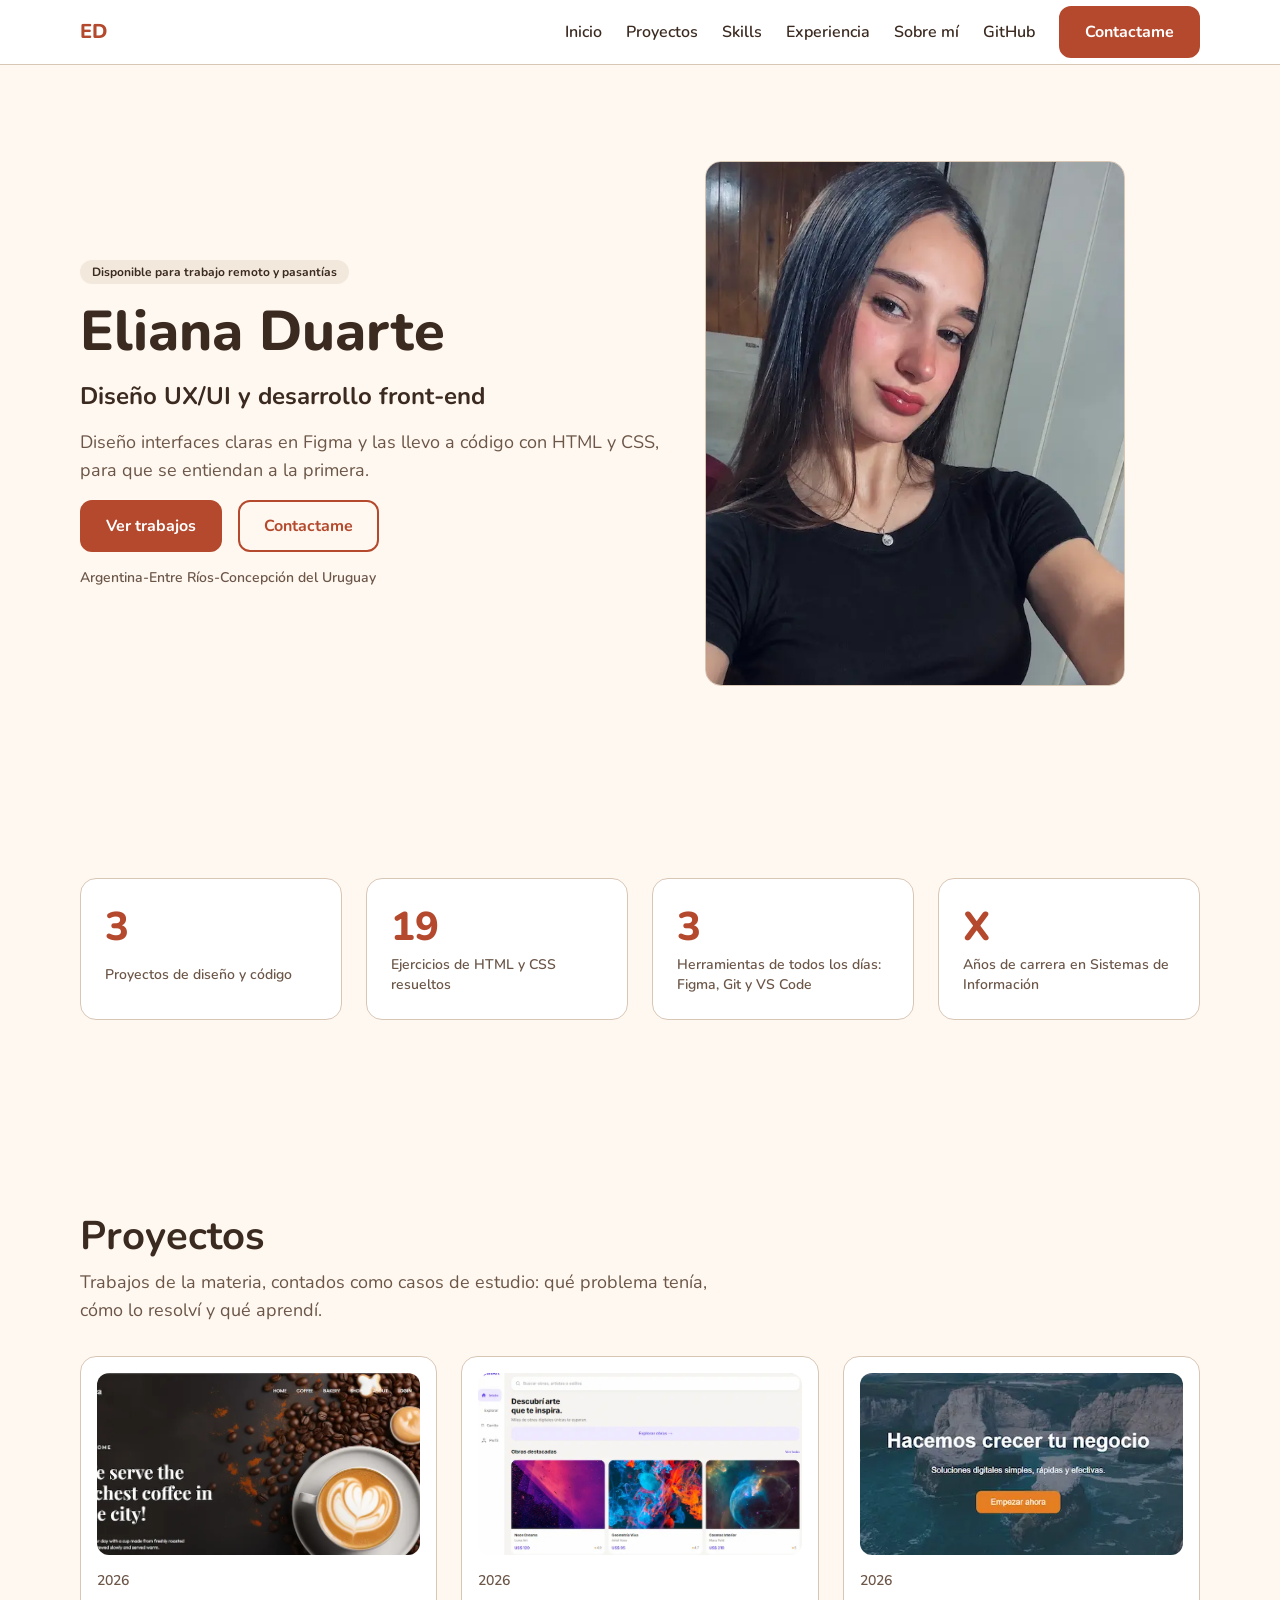
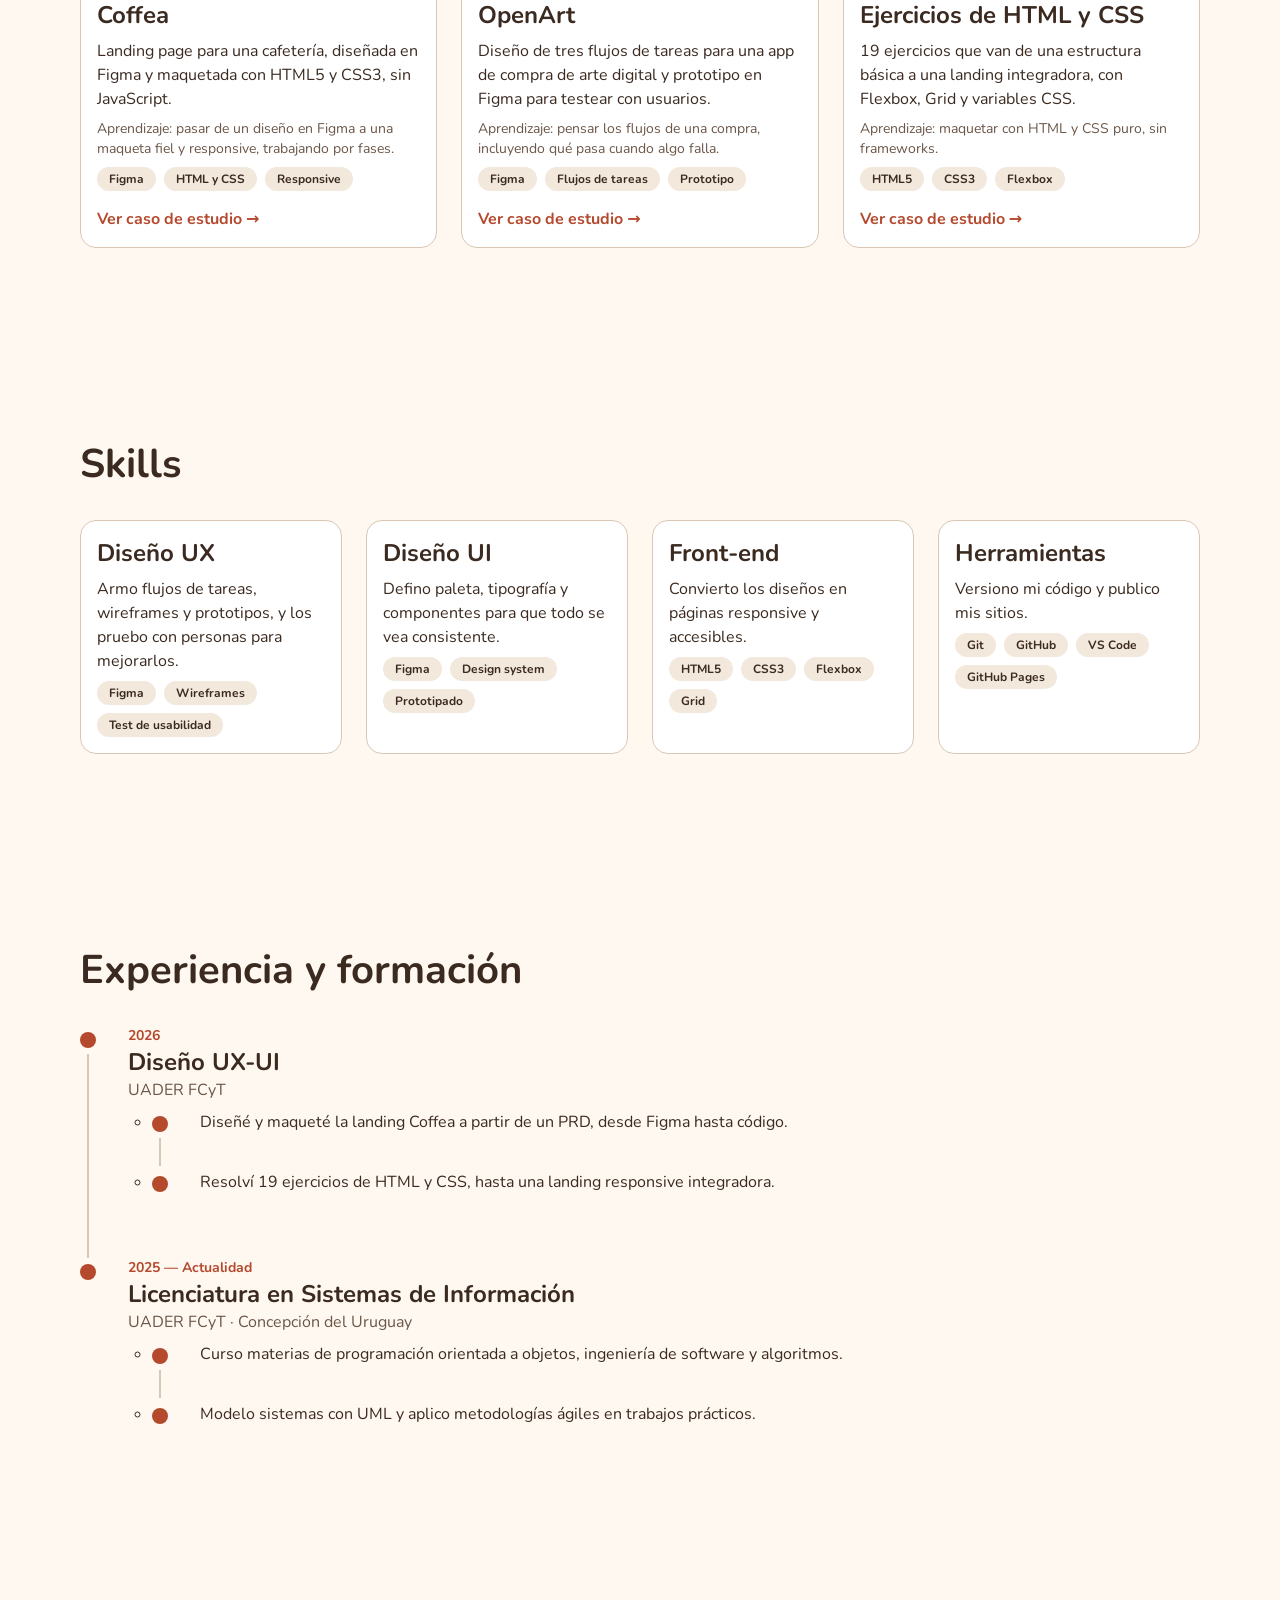
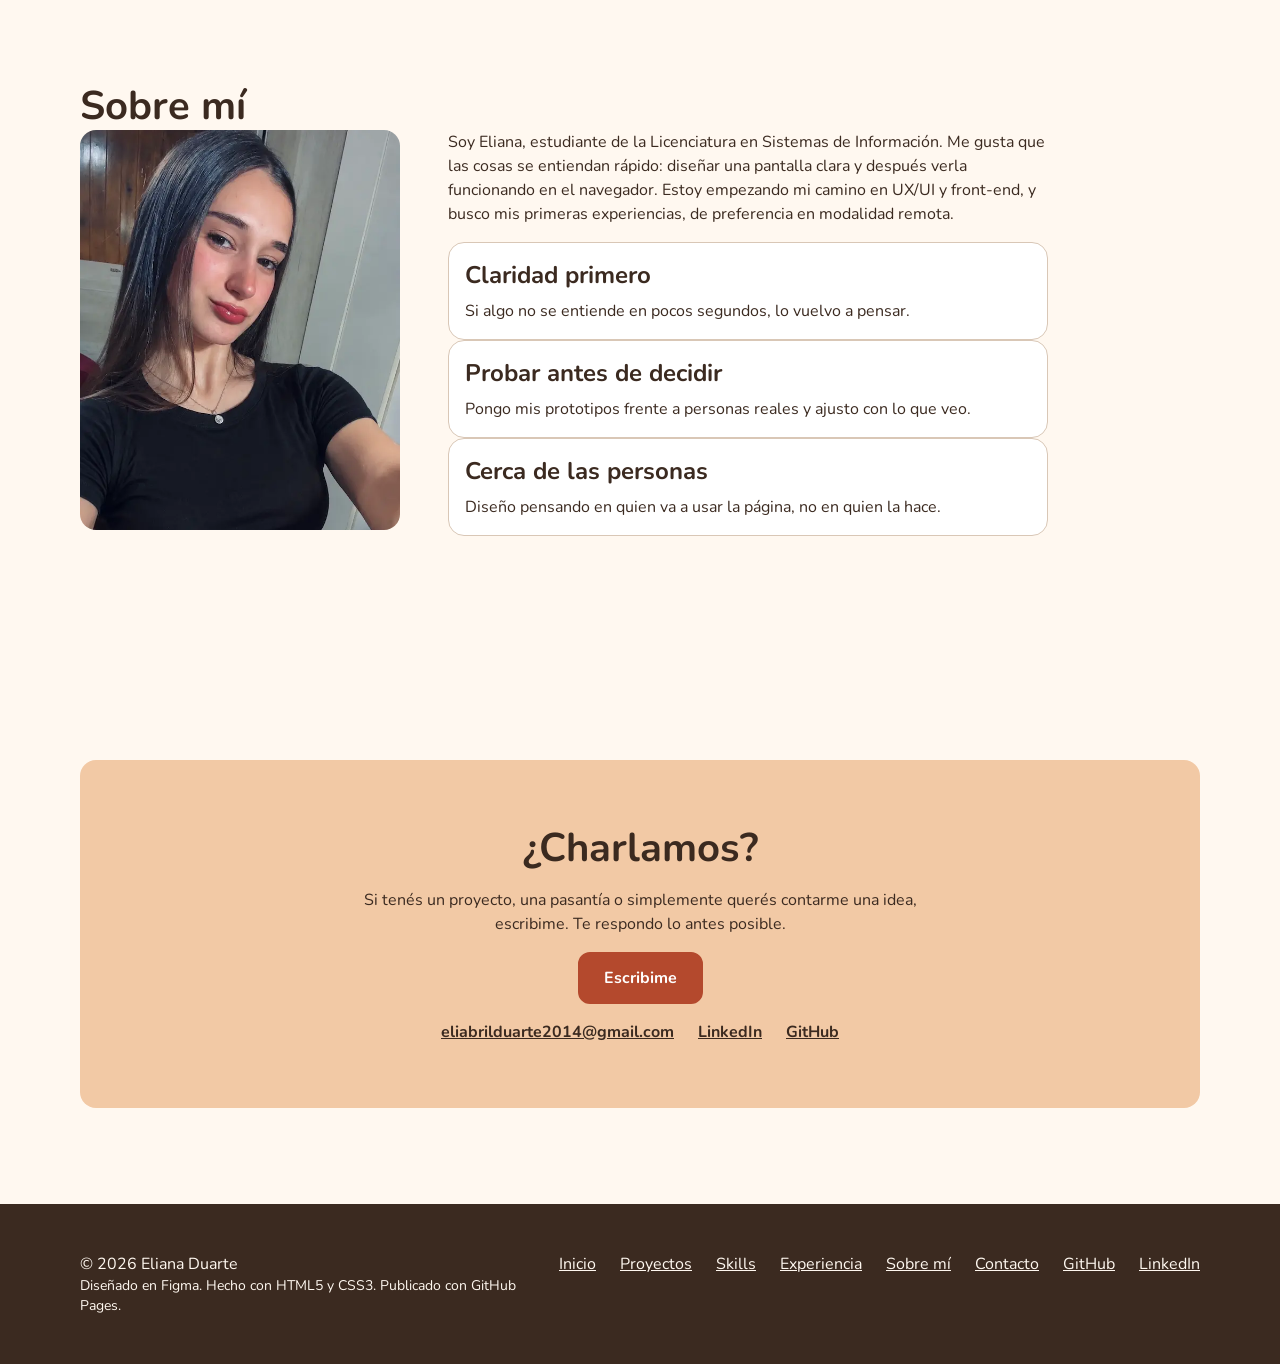
<file: index.html>
<!DOCTYPE html>
<html lang="es">
<head>
<meta charset="utf-8">
<meta name="viewport" content="width=device-width, initial-scale=1">
<title>Eliana Duarte — Diseño UX/UI y desarrollo front-end</title>
<meta name="description" content="Portfolio de Eliana, estudiante de Sistemas. Proyectos de diseño UX/UI en Figma y maquetación con HTML y CSS.">
<meta name="theme-color" content="#FFF8F0">
<meta property="og:type" content="website">
<meta property="og:title" content="Eliana Duarte — Portfolio UX/UI">
<meta property="og:description" content="Diseño interfaces claras y las llevo a código. Mirá mis proyectos.">
<!-- COMPLETAR: después del deploy, cambiá por la URL completa, ej: https://TU-USUARIO.github.io/portfolio/images/og-image.webp -->
<meta property="og:image" content="images/og-image.webp">
<link rel="icon" href="data:image/svg+xml,%3Csvg xmlns='http://www.w3.org/2000/svg' viewBox='0 0 32 32'%3E%3Crect width='32' height='32' rx='8' fill='%23B4492D'/%3E%3Ctext x='16' y='21' font-size='14' font-family='Arial' font-weight='700' text-anchor='middle' fill='white'%3EED%3C/text%3E%3C/svg%3E">
<link rel="preconnect" href="https://fonts.googleapis.com">
<link rel="preconnect" href="https://fonts.gstatic.com" crossorigin>
<link href="https://fonts.googleapis.com/css2?family=Nunito:wght@400;600;700;800&display=swap" rel="stylesheet">
<link rel="stylesheet" href="css/styles.css">
</head>
<body>
<a class="skip-link" href="#main">Saltar al contenido</a>

<header class="site-header">
  <div class="container bar">
    <a class="logo" href="#inicio" aria-label="Eliana Duarte, ir al inicio">ED</a>
    <nav aria-label="Principal">
      <button class="menu-btn" type="button" aria-expanded="false" aria-controls="menu">Menú</button>
      <ul id="menu" class="nav-list">
        <li><a href="#inicio">Inicio</a></li>
        <li><a href="#proyectos">Proyectos</a></li>
        <li><a href="#skills">Skills</a></li>
        <li><a href="#experiencia">Experiencia</a></li>
        <li><a href="#sobre-mi">Sobre mí</a></li>
        <li><a href="https://github.com/EllianaDuarte11" target="_blank" rel="noopener noreferrer">GitHub</a></li>
        <li><a class="btn btn-primary" href="#contacto">Contactame</a></li>
      </ul>
    </nav>
  </div>
</header>

<main id="main">
  <section id="inicio" class="section">
    <div class="container hero">
      <div class="hero-text">
        <span class="tag">Disponible para trabajo remoto y pasantías</span>
        <h1>Eliana Duarte</h1>
        <p class="role">Diseño UX/UI y desarrollo front-end</p>
        <p class="lead">Diseño interfaces claras en Figma y las llevo a código con HTML y CSS, para que se entiendan a la primera.</p>
        <div class="actions">
          <a class="btn btn-primary" href="#proyectos">Ver trabajos</a>
          <a class="btn btn-outline" href="#contacto">Contactame</a>
        </div>
        <p class="meta">Argentina-Entre Ríos-Concepción del Uruguay</p>
      </div>
      <!-- COMPLETAR: reemplazá images/retrato.webp por tu foto (mismo nombre) y ajustá el alt -->
      <img src="images/retrato.webp" width="600" height="600" alt="Retrato de Eliana">
    </div>
  </section>

  <section id="metricas" class="section tight" aria-labelledby="t-met">
    <div class="container">
      <h2 id="t-met" class="sr-only">Mi recorrido en números</h2>
      <ul class="metrics">
        <li class="metric"><strong>3</strong><span>Proyectos de diseño y código</span></li>
        <li class="metric"><strong>19</strong><span>Ejercicios de HTML y CSS resueltos</span></li>
        <li class="metric"><strong>3</strong><span>Herramientas de todos los días: Figma, Git y VS Code</span></li>
        <!-- COMPLETAR: cambiá X por tus años de carrera -->
        <li class="metric"><strong>X</strong><span>Años de carrera en Sistemas de Información</span></li>
      </ul>
    </div>
  </section>

  <section id="proyectos" class="section" aria-labelledby="t-proy">
    <div class="container">
      <div class="section-head">
        <h2 id="t-proy">Proyectos</h2>
        <p>Trabajos de la materia, contados como casos de estudio: qué problema tenía, cómo lo resolví y qué aprendí.</p>
      </div>
      <div class="grid grid-3">
        <article class="card">
          <img src="images/coffea.webp" width="800" height="450" loading="lazy" alt="Página de inicio de Coffea, una cafetería, con una taza de café y granos">
          <p class="year">2026</p>
          <h3>Coffea</h3>
          <p>Landing page para una cafetería, diseñada en Figma y maquetada con HTML5 y CSS3, sin JavaScript.</p>
          <p class="learn">Aprendizaje: pasar de un diseño en Figma a una maqueta fiel y responsive, trabajando por fases.</p>
          <ul class="tags"><li class="tag">Figma</li><li class="tag">HTML y CSS</li><li class="tag">Responsive</li></ul>
          <a class="card-link" href="casos/coffea.html">Ver caso de estudio →</a>
        </article>
        <article class="card">
          <img src="images/openart.webp" width="800" height="450" loading="lazy" alt="Pantalla del prototipo de OpenArt, una app de compra de arte digital">
          <p class="year">2026</p>
          <h3>OpenArt</h3>
          <p>Diseño de tres flujos de tareas para una app de compra de arte digital y prototipo en Figma para testear con usuarios.</p>
          <!-- COMPLETAR: reemplazá [completar] por lo que aprendiste -->
          <p class="learn">Aprendizaje: pensar los flujos de una compra, incluyendo qué pasa cuando algo falla.</p>
          <ul class="tags"><li class="tag">Figma</li><li class="tag">Flujos de tareas</li><li class="tag">Prototipo</li></ul>
          <button class="card-link" type="button" data-dialog="dlg-openart">Ver caso de estudio →</button>
        </article>
        <article class="card">
          <img src="images/ejercicios.webp" width="800" height="450" loading="lazy" alt="Landing integradora del Ejercicio 20, hecha con HTML y CSS">
          <p class="year">2026</p>
          <h3>Ejercicios de HTML y CSS</h3>
          <p>19 ejercicios que van de una estructura básica a una landing integradora, con Flexbox, Grid y variables CSS.</p>
          <p class="learn">Aprendizaje: maquetar con HTML y CSS puro, sin frameworks.</p>
          <ul class="tags"><li class="tag">HTML5</li><li class="tag">CSS3</li><li class="tag">Flexbox</li></ul>
          <button class="card-link" type="button" data-dialog="dlg-ejercicios">Ver caso de estudio →</button>
        </article>
      </div>
    </div>
  </section>

  <section id="skills" class="section" aria-labelledby="t-skills">
    <div class="container">
      <div class="section-head"><h2 id="t-skills">Skills</h2></div>
      <div class="grid">
        <article class="card">
          <h3>Diseño UX</h3>
          <p>Armo flujos de tareas, wireframes y prototipos, y los pruebo con personas para mejorarlos.</p>
          <ul class="tags"><li class="tag">Figma</li><li class="tag">Wireframes</li><li class="tag">Test de usabilidad</li></ul>
        </article>
        <article class="card">
          <h3>Diseño UI</h3>
          <p>Defino paleta, tipografía y componentes para que todo se vea consistente.</p>
          <ul class="tags"><li class="tag">Figma</li><li class="tag">Design system</li><li class="tag">Prototipado</li></ul>
        </article>
        <article class="card">
          <h3>Front-end</h3>
          <p>Convierto los diseños en páginas responsive y accesibles.</p>
          <ul class="tags"><li class="tag">HTML5</li><li class="tag">CSS3</li><li class="tag">Flexbox</li><li class="tag">Grid</li></ul>
        </article>
        <article class="card">
          <h3>Herramientas</h3>
          <p>Versiono mi código y publico mis sitios.</p>
          <ul class="tags"><li class="tag">Git</li><li class="tag">GitHub</li><li class="tag">VS Code</li><li class="tag">GitHub Pages</li></ul>
        </article>
      </div>
    </div>
  </section>

  <section id="experiencia" class="section" aria-labelledby="t-exp">
    <div class="container">
      <div class="section-head"><h2 id="t-exp">Experiencia y formación</h2></div>
      <ol class="timeline">
        <li>
          <p class="period">2026</p>
          <h3>Diseño UX-UI</h3>
          <p class="place">UADER FCyT</p>
          <ul>
            <li>Diseñé y maqueté la landing Coffea a partir de un PRD, desde Figma hasta código.</li>
            <li>Resolví 19 ejercicios de HTML y CSS, hasta una landing responsive integradora.</li>
          </ul>
        </li>
        <li>
          <!-- COMPLETAR: poné tu año de inicio -->
          <p class="period">2025 — Actualidad
          </p>
          <h3>Licenciatura en Sistemas de Información</h3>
          <p class="place">UADER FCyT · Concepción del Uruguay</p>
          <ul>
            <li>Curso materias de programación orientada a objetos, ingeniería de software y algoritmos.</li>
            <li>Modelo sistemas con UML y aplico metodologías ágiles en trabajos prácticos.</li>
          </ul>
        </li>
      </ol>
    </div>
  </section>

    <section id="sobre-mi" class="section" aria-labelledby="t-sobre">
    <div class="container">
      <h2 id="t-sobre">Sobre mí</h2>
      <div class="about">
        <img src="images/retrato.webp" width="600" height="600" loading="lazy" alt="Retrato de Eliana">
        <div class="about-text">
          <p>Soy Eliana, estudiante de la Licenciatura en Sistemas de Información. Me gusta que las cosas se entiendan rápido: diseñar una pantalla clara y después verla funcionando en el navegador. Estoy empezando mi camino en UX/UI y front-end, y busco mis primeras experiencias, de preferencia en modalidad remota.</p>
          <div class="principles">
            <article class="card"><h3>Claridad primero</h3><p>Si algo no se entiende en pocos segundos, lo vuelvo a pensar.</p></article>
            <article class="card"><h3>Probar antes de decidir</h3><p>Pongo mis prototipos frente a personas reales y ajusto con lo que veo.</p></article>
            <article class="card"><h3>Cerca de las personas</h3><p>Diseño pensando en quien va a usar la página, no en quien la hace.</p></article>
          </div>
        </div>
      </div>
    </div>
  </section>

  <section id="contacto" class="section" aria-labelledby="t-contacto">
    <div class="container">
      <div class="contact">
        <h2 id="t-contacto">¿Charlamos?</h2>
        <p>Si tenés un proyecto, una pasantía o simplemente querés contarme una idea, escribime. Te respondo lo antes posible.</p>
        <!-- COMPLETAR: tu email real y tu usuario de LinkedIn -->
        <a class="btn btn-primary" href="mailto:eliabrilduarte2014@gmail.com">Escribime</a>
        <ul class="contact-links">
          <li><a href="mailto:eliabrilduarte2014@gmail.com">eliabrilduarte2014@gmail.com</a></li>
          <li><a href="https://www.linkedin.com/in/eliana-duarte-b4230944a/" target="_blank" rel="noopener noreferrer">LinkedIn</a></li>
          <li><a href="https://github.com/EllianaDuarte11" target="_blank" rel="noopener noreferrer">GitHub</a></li>
        </ul>
      </div>
    </div>
  </section>
</main>

<footer class="site-footer">
  <div class="container footer-grid">
    <div>
      <p>© 2026 Eliana Duarte</p>
      <p class="small">Diseñado en Figma. Hecho con HTML5 y CSS3. Publicado con GitHub Pages.</p>
    </div>
    <nav aria-label="Pie de página">
      <ul>
        <li><a href="#inicio">Inicio</a></li>
        <li><a href="#proyectos">Proyectos</a></li>
        <li><a href="#skills">Skills</a></li>
        <li><a href="#experiencia">Experiencia</a></li>
        <li><a href="#sobre-mi">Sobre mí</a></li>
        <li><a href="#contacto">Contacto</a></li>
        <li><a href="https://github.com/EllianaDuarte11" target="_blank" rel="noopener noreferrer">GitHub</a></li>
        <li><a href="https://www.linkedin.com/in/tu-usuario/" target="_blank" rel="noopener noreferrer">LinkedIn</a></li>
      </ul>
    </nav>
  </div>
</footer>

<dialog id="dlg-openart" aria-labelledby="t-dlg-oa">
  <h3 id="t-dlg-oa">OpenArt</h3>
  <div class="case">
    <h4>Problema</h4>
    <p>El brief OpenArt pedía diseñar la experiencia de compra online de arte digital.</p>
    <h4>Proceso</h4>
    <p>Definimos tres flujos de tareas: elegir una obra, pagar (con casos de error) y conocer al artista y al propietario. Después armamos un prototipo en Figma para testear con usuarios. Trabajé en un equipo de 5 personas. Mi rol: diseñé el flujo de pago y armé las pantallas en Figma.</p>
    <h4>Resultado</h4>
    <p>Entregamos tres flujos de tareas y un prototipo en Figma listo para testear con usuarios. Aprendí a pensar el recorrido completo de una compra, incluyendo los casos de error.</p>
    <ul>
      <li><a href="https://www.figma.com/make/vpbS2PVNuVWYT7tRTLfR6q/Crossword-puzzle-generator?p=f&t=WyPE7iJ8h2kIqfOJ-0" target="_blank" rel="noopener noreferrer">Ver prototipo en Figma</a></li>
    </ul>
  </div>
  <button class="btn btn-outline dialog-close" type="button">Cerrar</button>
</dialog>

<dialog id="dlg-ejercicios" aria-labelledby="t-dlg-ej">
  <h3 id="t-dlg-ej">Ejercicios de HTML y CSS</h3>
  <div class="case">
    <h4>Problema</h4>
    <p>Aprender a maquetar con HTML y CSS puro, sin frameworks.</p>
    <h4>Proceso</h4>
    <p>Resolví 19 ejercicios progresivos, desde una estructura básica hasta layouts con Flexbox, Grid, variables CSS, animaciones y un menú hamburguesa solo con CSS.</p>
    <h4>Solución y resultado</h4>
    <p>Una landing integradora, publicada en GitHub Pages. Aprendí a decidir el layout de cada sección y a hacerlo responsive.</p>
    <ul>
      <li><a href="https://ellianaduarte11.github.io/TP-html-css/Ejercicio_20/" target="_blank" rel="noopener noreferrer">Ver demo</a></li>
      <li><a href="https://github.com/EllianaDuarte11/TP-html-css" target="_blank" rel="noopener noreferrer">Ver repositorio</a></li>
    </ul>
  </div>
  <button class="btn btn-outline dialog-close" type="button">Cerrar</button>
</dialog>

<script src="js/main.js"></script>
</body>
</html>
</file>
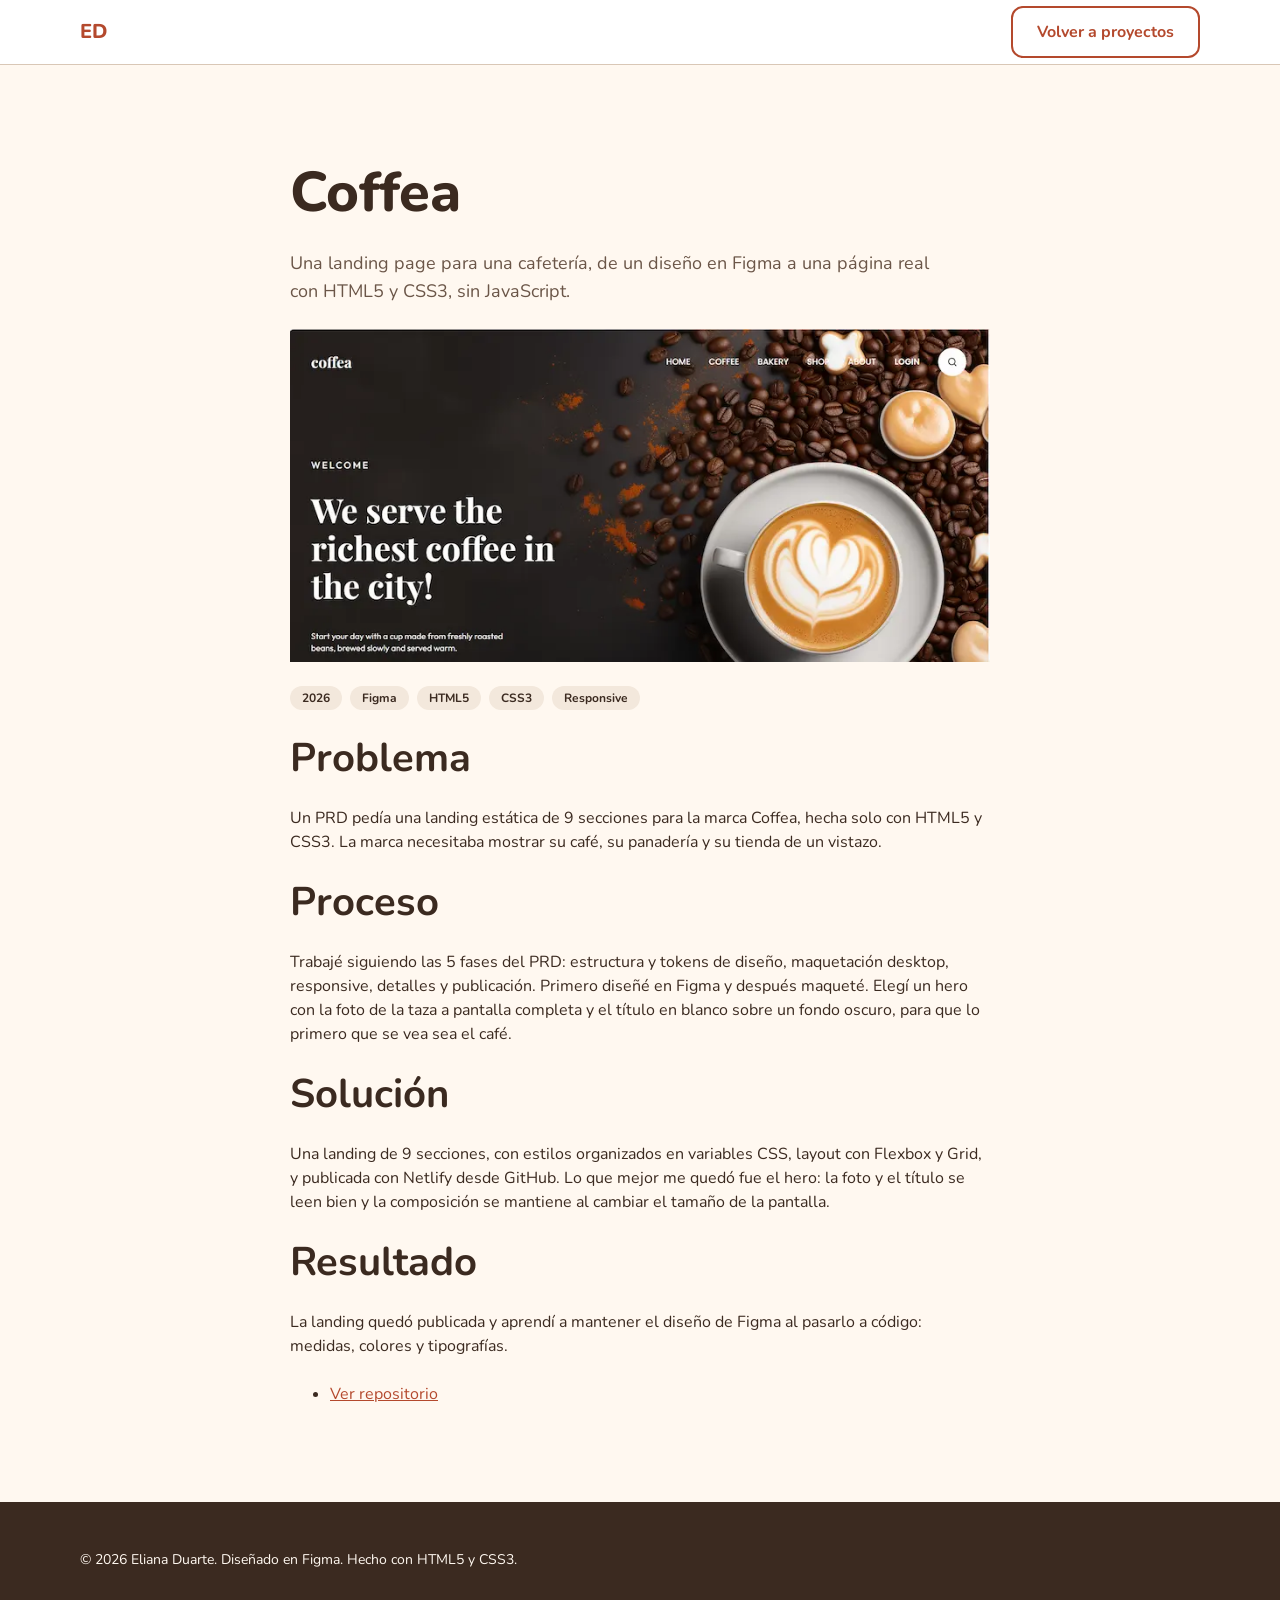
<file: casos/coffea.html>
<!DOCTYPE html>
<html lang="es">
<head>
<meta charset="utf-8">
<meta name="viewport" content="width=device-width, initial-scale=1">
<title>Caso de estudio: Coffea — Eliana Duarte</title>
<meta name="description" content="Caso de estudio de Coffea: una landing page de cafetería diseñada en Figma y maquetada con HTML5 y CSS3.">
<meta name="theme-color" content="#FFF8F0">
<meta property="og:title" content="Caso de estudio: Coffea">
<meta property="og:description" content="De un diseño en Figma a una landing responsive con HTML5 y CSS3.">
<meta property="og:image" content="../images/og-image.webp">
<link rel="icon" href="data:image/svg+xml,%3Csvg xmlns='http://www.w3.org/2000/svg' viewBox='0 0 32 32'%3E%3Crect width='32' height='32' rx='8' fill='%23B4492D'/%3E%3Ctext x='16' y='21' font-size='14' font-family='Arial' font-weight='700' text-anchor='middle' fill='white'%3EED%3C/text%3E%3C/svg%3E">
<link rel="preconnect" href="https://fonts.googleapis.com">
<link rel="preconnect" href="https://fonts.gstatic.com" crossorigin>
<link href="https://fonts.googleapis.com/css2?family=Nunito:wght@400;600;700;800&display=swap" rel="stylesheet">
<link rel="stylesheet" href="../css/styles.css">
</head>
<body>
<a class="skip-link" href="#main">Saltar al contenido</a>
<header class="site-header">
  <div class="container bar">
    <a class="logo" href="../index.html" aria-label="Eliana Duarte, volver al portfolio">ED</a>
    <a class="btn btn-outline" href="../index.html#proyectos">Volver a proyectos</a>
  </div>
</header>
<main id="main" class="section">
  <div class="container article">
    <h1>Coffea</h1>
    <p class="lead">Una landing page para una cafetería, de un diseño en Figma a una página real con HTML5 y CSS3, sin JavaScript.</p>
    <img src="../images/coffea.webp" width="800" height="450" alt="Página de inicio de Coffea con una taza de café y granos">
    <ul class="tags"><li class="tag">2026</li><li class="tag">Figma</li><li class="tag">HTML5</li><li class="tag">CSS3</li><li class="tag">Responsive</li></ul>

    <h2>Problema</h2>
    <p>Un PRD pedía una landing estática de 9 secciones para la marca Coffea, hecha solo con HTML5 y CSS3. La marca necesitaba mostrar su café, su panadería y su tienda de un vistazo.</p>

    <h2>Proceso</h2>
    <p>Trabajé siguiendo las 5 fases del PRD: estructura y tokens de diseño, maquetación desktop, responsive, detalles y publicación. Primero diseñé en Figma y después maqueté. Elegí un hero con la foto de la taza a pantalla completa y el título en blanco sobre un fondo oscuro, para que lo primero que se vea sea el café.</p>

    <h2>Solución</h2>
    <p>Una landing de 9 secciones, con estilos organizados en variables CSS, layout con Flexbox y Grid, y publicada con Netlify desde GitHub. Lo que mejor me quedó fue el hero: la foto y el título se leen bien y la composición se mantiene al cambiar el tamaño de la pantalla.</p>

    <h2>Resultado</h2>
    <p>La landing quedó publicada y aprendí a mantener el diseño de Figma al pasarlo a código: medidas, colores y tipografías.</p>
    <ul>
      <li><a href="https://github.com/EllianaDuarte11/coffea-landing" target="_blank" rel="noopener noreferrer">Ver repositorio</a></li>
      <!-- COMPLETAR: agregá el link de la demo en Netlify -->
    </ul>
  </div>
</main>
<footer class="site-footer">
  <div class="container"><p class="small">© 2026 Eliana Duarte. Diseñado en Figma. Hecho con HTML5 y CSS3.</p></div>
</footer>
</body>
</html>
</file>
<file: css/styles.css>
/* Design system de Eliana: variables del Figma */
:root{--fondo:#FFF8F0;--superficie:#FFFFFF;--texto:#3B2A20;--texto-2:#6B5648;--primario:#B4492D;--primario-hover:#963A22;--primario-active:#7D2F1B;--secundario:#F2C9A5;--n100:#F3E8DC;--n300:#D9C7B6;--n500:#8C7565;--foco:#1F4FA3;--s1:4px;--s2:8px;--s3:16px;--s4:24px;--s5:32px;--s6:48px;--s7:64px;--s8:96px;--r-sm:8px;--r-md:12px;--r-lg:16px;--pad:20px;--fuente:Nunito,system-ui,-apple-system,"Segoe UI",sans-serif}
*,*::before,*::after{box-sizing:border-box}
html{scroll-behavior:smooth}
section[id]{scroll-margin-top:80px}
body{margin:0;font:400 16px/24px var(--fuente);background:var(--fondo);color:var(--texto)}
img{max-width:100%;height:auto;display:block}
h1,h2,h3,h4,p,ul,ol{margin:0}
h1{font-weight:800;font-size:40px;line-height:48px}
h2{font-weight:700;font-size:32px;line-height:40px}
h3{font-weight:700;font-size:20px;line-height:28px}
h4{font-weight:700;font-size:16px;line-height:24px}
a{color:var(--primario)}a:hover{color:var(--primario-hover)}a:active{color:var(--primario-active)}
:focus-visible{outline:3px solid var(--foco);outline-offset:2px;border-radius:4px}
.sr-only{position:absolute;width:1px;height:1px;overflow:hidden;clip:rect(0 0 0 0);white-space:nowrap}
.skip-link{position:absolute;left:var(--s3);top:-100px;z-index:100;padding:var(--s2) var(--s3);border-radius:var(--r-sm);background:var(--texto);color:var(--fondo)}
.skip-link:focus{top:var(--s2);color:var(--fondo)}
.container{width:min(100% - 2*var(--pad),1120px);margin-inline:auto}
.section{padding-block:var(--s7)}
.tight{padding-top:0}
.section-head{display:grid;gap:var(--s2);margin-bottom:var(--s5)}
.section-head p,.lead{color:var(--texto-2);font-size:18px;line-height:28px;max-width:60ch}
/* Botones y tags */
.btn{display:inline-flex;align-items:center;justify-content:center;min-height:44px;padding:12px 24px;border:2px solid var(--primario);border-radius:var(--r-md);font:700 16px/24px var(--fuente);text-decoration:none;cursor:pointer;transition:background .2s,color .2s}
.btn-primary,.btn-primary:hover,.btn-primary:active{color:#fff}
.btn-primary{background:var(--primario)}
.btn-primary:hover{background:var(--primario-hover);border-color:var(--primario-hover)}
.btn-primary:active{background:var(--primario-active);border-color:var(--primario-active)}
.btn-outline{background:transparent;color:var(--primario)}
.btn-outline:hover{background:var(--n100);color:var(--primario-hover)}
.btn-outline:active{background:var(--secundario);color:var(--primario-active)}
.tag{display:inline-block;padding:4px 12px;border-radius:999px;background:var(--n100);color:var(--texto);font:700 12px/16px var(--fuente)}
.tags{list-style:none;padding:0;display:flex;flex-wrap:wrap;gap:var(--s2)}
/* Header */
.site-header{position:sticky;top:0;z-index:50;background:var(--superficie);border-bottom:1px solid var(--n300)}
.bar{display:flex;align-items:center;justify-content:space-between;min-height:64px}
.logo{font-weight:800;font-size:20px;color:var(--primario);text-decoration:none}
.menu-btn{min-height:44px;padding:0 16px;border:1px solid var(--n500);border-radius:var(--r-md);background:transparent;color:var(--texto);font:700 16px var(--fuente);cursor:pointer}
.menu-btn:hover{background:var(--n100)}
.menu-btn:active{background:var(--secundario)}
.nav-list{display:none;position:absolute;top:100%;left:0;right:0;flex-direction:column;gap:var(--s2);padding:var(--s3) var(--pad) var(--s4);list-style:none;background:var(--superficie);border-bottom:1px solid var(--n300)}
.nav-list.is-open{display:flex}
.nav-list a:not(.btn){display:block;padding:12px 0;color:var(--texto);font-weight:600;text-decoration:none}
.nav-list a:not(.btn):hover{color:var(--primario)}
.nav-list a:not(.btn):active{color:var(--primario-active)}
/* Hero y métricas */
.hero{display:grid;gap:var(--s5);align-items:center}
.hero-text{display:grid;gap:var(--s3);justify-items:start}
.role{font-weight:700;font-size:20px;line-height:28px}
.actions{display:flex;flex-wrap:wrap;gap:var(--s3);width:100%}
.actions .btn{flex:1 1 100%}
.meta{font-size:14px;line-height:20px;font-weight:600;color:var(--texto-2)}
.hero img{width:100%;max-width:420px;aspect-ratio:4/5;object-fit:cover;object-position:center top;border-radius:var(--r-lg);border:1px solid var(--n300)}
.metrics{list-style:none;padding:0;display:grid;grid-template-columns:1fr 1fr;gap:var(--s3)}
.metric{display:grid;gap:var(--s1);padding:var(--s4);background:var(--superficie);border:1px solid var(--n300);border-radius:var(--r-lg)}
.metric strong{font-weight:800;font-size:40px;line-height:48px;color:var(--primario)}
.metric span{font-weight:600;font-size:14px;line-height:20px;color:var(--texto-2)}
/* Tarjetas */
.grid{display:grid;gap:var(--s4);grid-template-columns:repeat(auto-fit,minmax(min(100%,260px),1fr))}
.grid-3{grid-template-columns:repeat(auto-fit,minmax(min(100%,300px),1fr))}
.card{position:relative;display:flex;flex-direction:column;gap:var(--s2);padding:var(--s3);background:var(--superficie);border:1px solid var(--n300);border-radius:var(--r-lg)}
.card img{width:100%;aspect-ratio:16/9;object-fit:cover;border-radius:var(--r-md)}
.year,.learn{font-size:14px;line-height:20px;color:var(--texto-2)}
.year{font-weight:600;margin-top:var(--s2)}
.card-link{margin-top:auto;padding:var(--s2) 0 0;border:0;background:none;color:var(--primario);font:700 16px/24px var(--fuente);text-align:left;text-decoration:none;cursor:pointer}
.card-link::after{content:"";position:absolute;inset:0;border-radius:var(--r-lg)}
.card-link:focus-visible{outline:none}
.card:has(.card-link:focus-visible){outline:3px solid var(--foco);outline-offset:2px}
.card:hover .card-link{text-decoration:underline}
@media (prefers-reduced-motion:no-preference){.card{transition:transform .2s,box-shadow .2s}.card:hover{transform:translateY(-4px);box-shadow:0 4px 16px rgba(59,42,32,.08)}.card:active{transform:none}}
/* Timeline */
.timeline{list-style:none;padding:0}
.timeline li{position:relative;padding:0 0 var(--s5) var(--s6)}
.timeline li::before{content:"";position:absolute;left:0;top:6px;width:16px;height:16px;border-radius:50%;background:var(--primario)}
.timeline li::after{content:"";position:absolute;left:7px;top:28px;bottom:0;width:2px;background:var(--n300)}
.timeline li:last-child::after{display:none}
.period{font-weight:700;font-size:14px;line-height:20px;color:var(--primario)}
.timeline ul,.case ul{display:grid;gap:var(--s1);margin-top:var(--s2);padding-left:var(--s4)}
.place{color:var(--texto-2)}
/* Sobre mí y contacto */
.about{display:grid;gap:var(--s5);margin-bottom:var(--s5)}
.about img{width:100%;max-width:320px;aspect-ratio:4/5;object-fit:cover;object-position:center top;border-radius:var(--r-lg)}
.about-text{display:grid;gap:var(--s3);align-content:start;max-width:60ch}
.contact{padding:var(--s6) var(--s4);text-align:center;background:var(--secundario);border-radius:var(--r-lg);display:grid;gap:var(--s3);justify-items:center}
.contact p{max-width:56ch}
.contact-links{list-style:none;padding:0;display:flex;flex-wrap:wrap;justify-content:center;gap:var(--s3) var(--s4)}
.contact-links a{color:var(--texto);font-weight:700}
.contact-links a:hover{color:var(--primario-active)}
/* Footer */
.site-footer{padding-block:var(--s6);background:var(--texto);color:var(--fondo)}
.footer-grid{display:grid;gap:var(--s4)}
.site-footer ul{list-style:none;padding:0;display:flex;flex-wrap:wrap;gap:var(--s2) var(--s4)}
.site-footer a{color:var(--fondo)}
.site-footer a:hover{color:var(--secundario)}
.site-footer :focus-visible{outline-color:var(--secundario)}
.small{font-size:14px;line-height:20px}
/* Modal y caso de estudio */
dialog{width:min(640px,100% - 2*var(--pad));max-height:90vh;padding:var(--s5);border:0;border-radius:var(--r-lg);background:var(--superficie);color:var(--texto)}
dialog::backdrop{background:rgba(59,42,32,.6)}
.case{display:grid;gap:var(--s3);margin:var(--s3) 0}
.dialog-close{margin-top:var(--s2)}
.article{display:grid;gap:var(--s4);max-width:70ch}
.back{display:inline-block;margin-bottom:var(--s4);font-weight:700}
/* Tablet 768 */
@media (min-width:768px){
:root{--pad:32px}
h1{font-size:56px;line-height:64px}
h2{font-size:40px;line-height:48px}
h3{font-size:24px;line-height:32px}
.section{padding-block:var(--s8)}
.menu-btn{display:none}
.nav-list{display:flex;position:static;flex-direction:row;align-items:center;gap:var(--s4);padding:0;border:0;background:none}
.nav-list a:not(.btn){padding:var(--s2) 0}
.hero{grid-template-columns:1.2fr 1fr}
.role{font-size:24px;line-height:32px}
.actions{width:auto}.actions .btn{flex:0 0 auto}
.metrics{grid-template-columns:repeat(4,1fr);gap:var(--s4)}
.about{grid-template-columns:auto 1fr;gap:var(--s6)}
.contact{padding:var(--s7) var(--s6)}
.footer-grid{grid-template-columns:1fr auto}
}
/* Desktop 1280 */
@media (min-width:1280px){:root{--pad:40px}}
</file>
